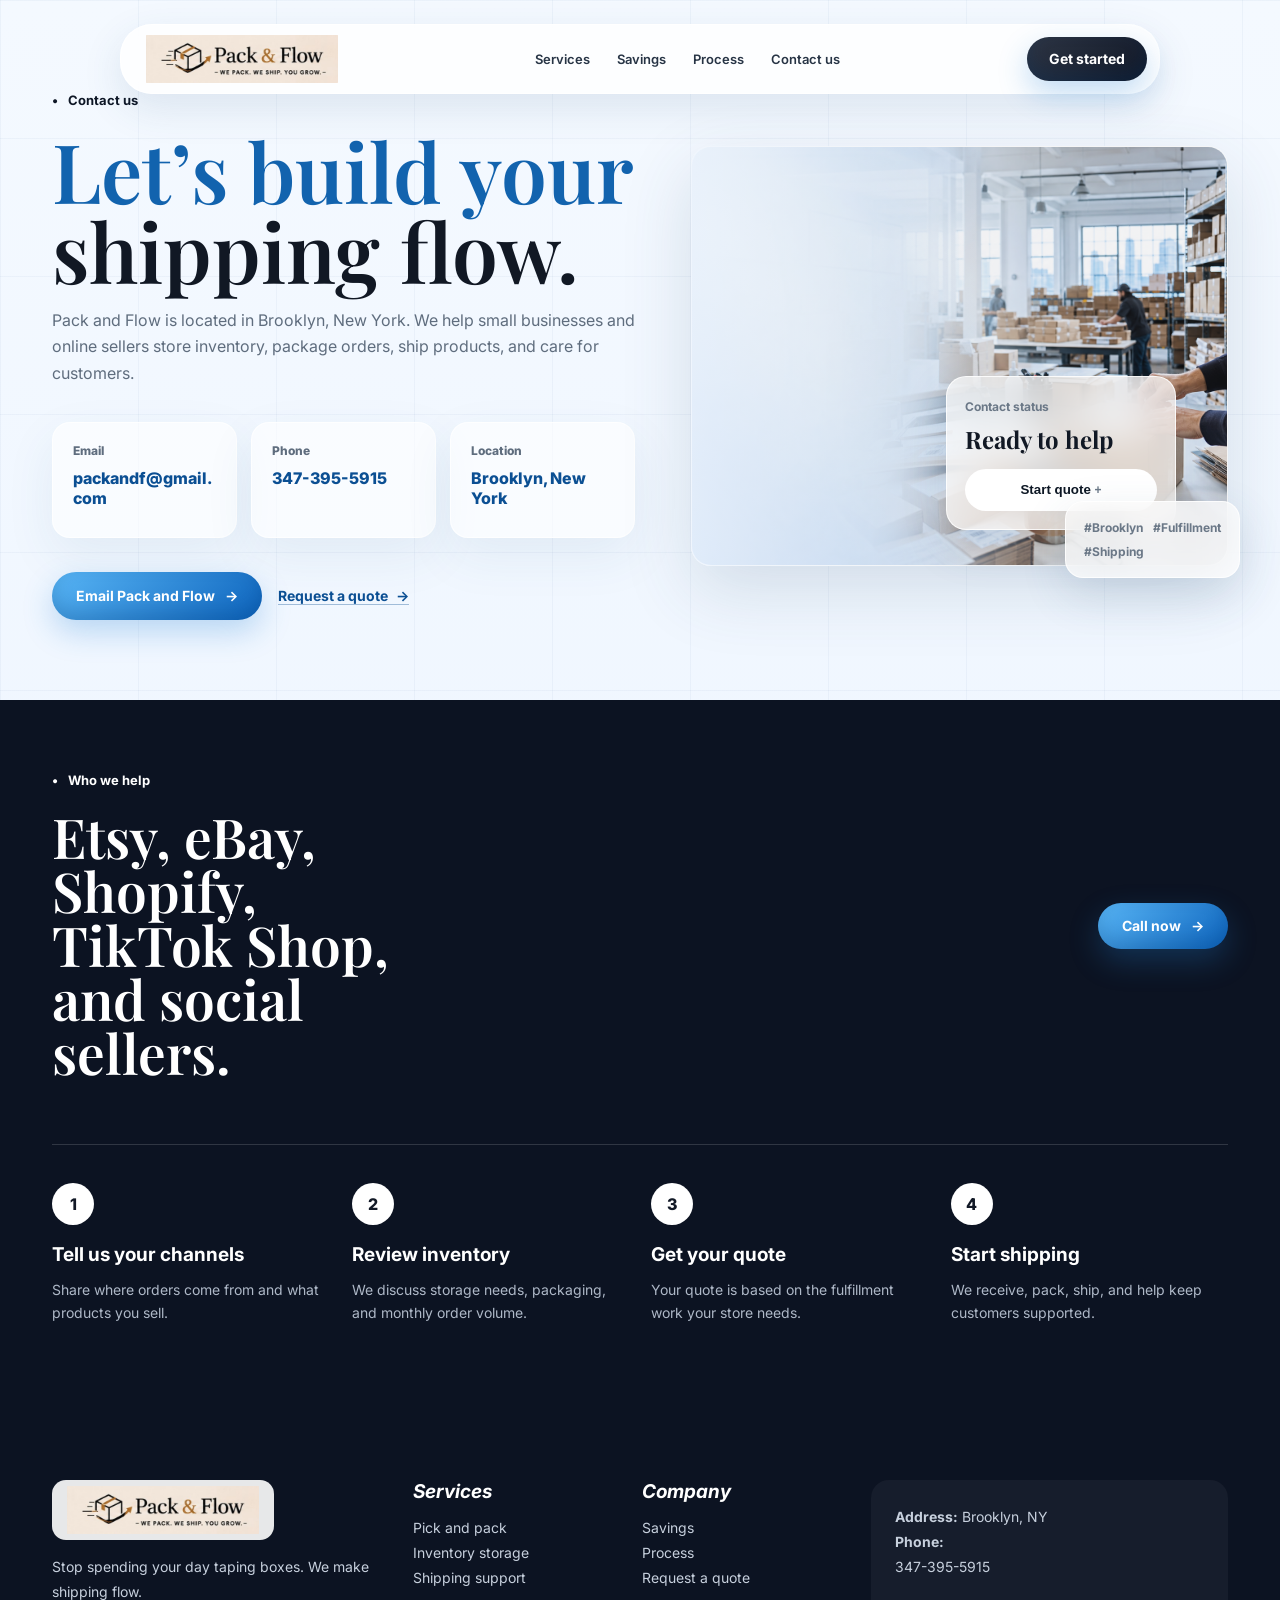
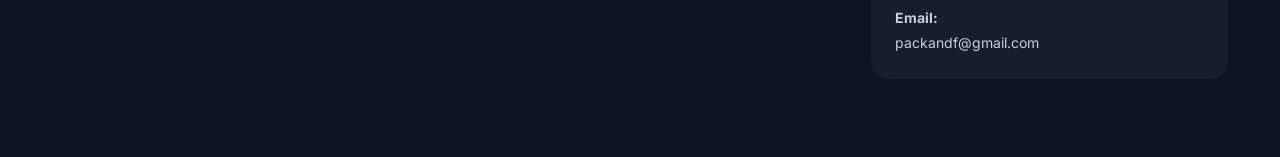
<file: contact.html>
<!DOCTYPE html>
<html lang="en">
<head>
  <meta charset="UTF-8">
  <meta name="viewport" content="width=device-width, initial-scale=1.0">
  <title>Contact Pack and Flow | Brooklyn Fulfillment</title>
  <meta name="description" content="Contact Pack and Flow in Brooklyn, New York for ecommerce fulfillment, packaging, shipping, storage, and online seller support.">
  <link rel="preconnect" href="https://fonts.googleapis.com">
  <link rel="preconnect" href="https://fonts.gstatic.com" crossorigin>
  <link href="https://fonts.googleapis.com/css2?family=Inter:wght@400;500;600;700;800&family=Playfair+Display:wght@500;600;700&display=swap" rel="stylesheet">
  <link rel="stylesheet" href="styles.css">
</head>
<body>
  <div class="page-shell contact-page">
    <header class="site-header">
      <a class="brand" href="index.html" aria-label="Pack and Flow homepage">
        <img class="brand-logo" src="pack-and-flow-logo.png" alt="Pack and Flow">
      </a>
      <nav class="main-nav" aria-label="Primary navigation">
        <a href="index.html#services">Services</a>
        <a href="index.html#savings">Savings</a>
        <a href="index.html#process">Process</a>
        <a href="contact.html">Contact us</a>
      </nav>
      <a class="nav-button" href="index.html#quote">Get started</a>
    </header>

    <main>
      <section class="section contact-hero">
        <div>
          <p class="eyebrow">Contact us</p>
          <h1>Let’s build your shipping flow.</h1>
          <p class="lead">Pack and Flow is located in Brooklyn, New York. We help small businesses and online sellers store inventory, package orders, ship products, and care for customers.</p>
          <div class="contact-cards">
            <article>
              <span>Email</span>
              <a href="mailto:packandf@gmail.com">packandf@gmail.com</a>
            </article>
            <article>
              <span>Phone</span>
              <a href="tel:3473955915">347-395-5915</a>
            </article>
            <article>
              <span>Location</span>
              <strong>Brooklyn, New York</strong>
            </article>
          </div>
          <div class="hero-actions">
            <a class="primary-button" href="mailto:packandf@gmail.com">Email Pack and Flow <span aria-hidden="true">→</span></a>
            <a class="text-link" href="index.html#quote">Request a quote <span aria-hidden="true">→</span></a>
          </div>
        </div>
        <div class="hero-visual">
          <img src="warehouse-fulfillment-hero.png" alt="Warehouse packaging and shipping area for ecommerce fulfillment">
          <div class="glass-card order-card">
            <span>Contact status</span>
            <strong>Ready to help</strong>
            <button type="button">Start quote <span>+</span></button>
          </div>
          <div class="glass-card tag-card">
            <span>#Brooklyn</span>
            <span>#Fulfillment</span>
            <span>#Shipping</span>
          </div>
        </div>
      </section>

      <section class="dark-band contact-band">
        <div class="dark-heading">
          <div>
            <p class="eyebrow light">Who we help</p>
            <h2>Etsy, eBay, Shopify, TikTok Shop, and social sellers.</h2>
          </div>
          <a class="primary-button small" href="tel:3473955915">Call now <span>→</span></a>
        </div>
        <div class="steps">
          <article>
            <span>1</span>
            <h3>Tell us your channels</h3>
            <p>Share where orders come from and what products you sell.</p>
          </article>
          <article>
            <span>2</span>
            <h3>Review inventory</h3>
            <p>We discuss storage needs, packaging, and monthly order volume.</p>
          </article>
          <article>
            <span>3</span>
            <h3>Get your quote</h3>
            <p>Your quote is based on the fulfillment work your store needs.</p>
          </article>
          <article>
            <span>4</span>
            <h3>Start shipping</h3>
            <p>We receive, pack, ship, and help keep customers supported.</p>
          </article>
        </div>
      </section>
    </main>

    <footer class="footer">
      <div>
        <a class="brand footer-brand" href="index.html">
          <img class="brand-logo" src="pack-and-flow-logo.png" alt="Pack and Flow">
        </a>
        <p>Stop spending your day taping boxes. We make shipping flow.</p>
      </div>
      <div>
        <h3>Services</h3>
        <a href="index.html#services">Pick and pack</a>
        <a href="index.html#services">Inventory storage</a>
        <a href="index.html#services">Shipping support</a>
      </div>
      <div>
        <h3>Company</h3>
        <a href="index.html#savings">Savings</a>
        <a href="index.html#process">Process</a>
        <a href="index.html#quote">Request a quote</a>
      </div>
      <address>
        <strong>Address:</strong> Brooklyn, NY<br>
        <strong>Phone:</strong> <a href="tel:3473955915">347-395-5915</a><br>
        <strong>Email:</strong> <a href="mailto:packandf@gmail.com">packandf@gmail.com</a>
      </address>
    </footer>
  </div>
</body>
</html>
</file>
<file: styles.css>
:root {
  --ink: #111824;
  --muted: #5f6d7e;
  --blue: #1b77d4;
  --blue-2: #58b5f5;
  --paper: #edf5ff;
  --line: rgba(51, 89, 127, 0.12);
  --glass: rgba(255, 255, 255, 0.72);
  --dark: #0c1322;
  --shadow: 0 24px 70px rgba(34, 73, 111, 0.16);
}

* {
  box-sizing: border-box;
}

html {
  scroll-behavior: smooth;
}

body {
  margin: 0;
  color: var(--ink);
  font-family: Inter, system-ui, sans-serif;
  background: #cbd9ea;
}

body::before {
  position: fixed;
  inset: 0;
  z-index: -1;
  content: "";
  background:
    radial-gradient(circle at 18% 8%, rgba(255, 255, 255, 0.86), transparent 24rem),
    radial-gradient(circle at 78% 22%, rgba(103, 183, 245, 0.2), transparent 28rem),
    #cbd9ea;
}

a {
  color: inherit;
  text-decoration: none;
}

img {
  display: block;
  max-width: 100%;
}

.page-shell {
  width: 100%;
  margin: 0;
  overflow: hidden;
  border-radius: 0;
  background:
    linear-gradient(rgba(25, 88, 142, 0.045) 1px, transparent 1px),
    linear-gradient(90deg, rgba(25, 88, 142, 0.045) 1px, transparent 1px),
    linear-gradient(180deg, #f4f9ff 0%, #edf5ff 74%, #eaf3ff 100%);
  background-size: 138px 138px, 138px 138px, auto;
  box-shadow: 0 28px 90px rgba(27, 54, 88, 0.2);
}

.site-header {
  position: fixed;
  top: 24px;
  left: 50%;
  transform: translateX(-50%);
  z-index: 10;
  display: flex;
  align-items: center;
  justify-content: space-between;
  width: min(100% - 48px, 1040px);
  min-height: 66px;
  margin: 0;
  padding: 10px 12px 10px 16px;
  border: 1px solid rgba(255, 255, 255, 0.76);
  border-radius: 32px;
  background: rgba(255, 255, 255, 0.82);
  box-shadow: 0 14px 40px rgba(43, 83, 124, 0.12);
  backdrop-filter: blur(22px);
}

.brand,
.main-nav,
.hero-actions,
.social-proof,
.dark-heading,
.footer {
  display: flex;
  align-items: center;
}

.brand {
  flex: 0 0 auto;
  line-height: 0;
}

.brand-logo {
  width: 210px;
  height: 48px;
  object-fit: contain;
  border-radius: 10px;
}

.main-nav {
  gap: 27px;
  font-size: 13px;
  font-weight: 600;
  color: #273445;
}

.nav-button,
.primary-button {
  display: inline-flex;
  align-items: center;
  justify-content: center;
  gap: 10px;
  min-height: 48px;
  padding: 0 24px;
  border: 0;
  border-radius: 999px;
  color: white;
  font: 700 14px/1 Inter, sans-serif;
  cursor: pointer;
  background: linear-gradient(135deg, var(--blue-2), #0d64bd);
  box-shadow: inset 0 -8px 18px rgba(1, 54, 108, 0.22), 0 12px 30px rgba(35, 128, 212, 0.28);
}

.nav-button {
  min-height: 44px;
  padding-inline: 22px;
  background: linear-gradient(135deg, #2d3544, #111827);
}

.section {
  padding: 80px 52px;
}

.hero {
  display: grid;
  grid-template-columns: 1.02fr 0.98fr;
  gap: 42px;
  align-items: center;
  min-height: 520px;
  padding-top: 84px;
}

.eyebrow,
.label-line {
  margin: 0 0 22px;
  font-size: 13px;
  font-weight: 700;
  color: #0e1726;
}

.eyebrow::before,
.label-line::before {
  content: "•";
  margin-right: 10px;
}

h1,
h2 {
  margin: 0;
  font-family: "Playfair Display", Georgia, serif;
  font-weight: 600;
  line-height: 0.98;
  letter-spacing: 0;
}

h1 {
  max-width: 610px;
  font-size: clamp(48px, 7vw, 82px);
}

h2 {
  font-size: clamp(36px, 4.3vw, 58px);
}

h1::first-line,
.intro h2::first-line,
.savings h2::first-line,
.cta h2::first-line {
  color: #1263ae;
}

.lead,
.intro > p,
.savings p,
.quote-copy p,
.cta p {
  max-width: 650px;
  color: var(--muted);
  font-size: 16px;
  line-height: 1.65;
}

.hero-actions {
  flex-wrap: wrap;
  gap: 16px;
  margin-top: 34px;
}

.text-link {
  display: inline-flex;
  align-items: center;
  gap: 8px;
  color: #0b4f93;
  font-size: 14px;
  font-weight: 700;
  border-bottom: 1px solid rgba(11, 79, 147, 0.35);
}

.social-proof {
  gap: 12px;
  margin-top: 18px;
  color: #273445;
  font-size: 14px;
  font-weight: 600;
}

.avatar-stack {
  display: flex;
}

.avatar-stack span {
  width: 24px;
  height: 24px;
  margin-right: -7px;
  border: 2px solid white;
  border-radius: 50%;
}

.avatar-stack span:nth-child(1) { background: #d7a16b; }
.avatar-stack span:nth-child(2) { background: #3f8fd6; }
.avatar-stack span:nth-child(3) { background: #142133; }
.avatar-stack span:nth-child(4) { background: #ef7a72; }

.hero-visual,
.cta-visual {
  position: relative;
  min-height: 390px;
}

.hero-visual img,
.cta-visual img {
  width: 100%;
  height: 420px;
  object-fit: cover;
  border: 1px solid rgba(255, 255, 255, 0.86);
  border-radius: 20px;
  filter: saturate(0.86) contrast(0.92);
  box-shadow: var(--shadow);
}

.hero-visual::after {
  position: absolute;
  inset: 0;
  content: "";
  border-radius: 20px;
  background: linear-gradient(90deg, rgba(237, 245, 255, 0.76), transparent 54%);
  pointer-events: none;
}

.glass-card {
  border: 1px solid rgba(255, 255, 255, 0.8);
  background: var(--glass);
  box-shadow: 0 16px 45px rgba(54, 92, 129, 0.16);
  backdrop-filter: blur(18px);
}

.floating-card {
  position: absolute;
  z-index: 2;
  display: flex;
  align-items: center;
  gap: 8px;
  min-width: 190px;
  padding: 12px 18px;
  border-radius: 18px;
  color: #6a7685;
  font-size: 13px;
  font-weight: 700;
}

.check {
  display: grid;
  width: 17px;
  height: 17px;
  place-items: center;
  border: 1px solid #9eb0c2;
  border-radius: 50%;
  font-size: 11px;
}

.card-top { top: 42px; left: -12px; }
.card-mid { top: 94px; left: 18px; opacity: 0.78; }

.order-card {
  position: absolute;
  right: 52px;
  bottom: 36px;
  z-index: 3;
  width: 230px;
  padding: 18px;
  border-radius: 20px;
}

.order-card span,
.tag-card span,
.price-label {
  color: #6b7887;
  font-size: 12px;
  font-weight: 700;
}

.order-card strong {
  display: block;
  margin: 8px 0 14px;
  font-family: "Playfair Display", Georgia, serif;
  font-size: 24px;
}

.order-card button {
  width: 100%;
  min-height: 42px;
  border: 0;
  border-radius: 999px;
  color: #0d1724;
  font-weight: 800;
  background: white;
}

.tag-card {
  position: absolute;
  right: -12px;
  bottom: -12px;
  z-index: 4;
  display: grid;
  grid-template-columns: repeat(2, max-content);
  gap: 9px;
  padding: 18px;
  border-radius: 18px;
}

.logo-strip {
  position: relative;
  overflow: hidden;
  padding: 30px 0 62px;
  -webkit-mask-image: linear-gradient(90deg, transparent, #000 12%, #000 88%, transparent);
  mask-image: linear-gradient(90deg, transparent, #000 12%, #000 88%, transparent);
}

.logo-track {
  display: flex;
  width: max-content;
  gap: 18px;
  animation: logo-slide 28s linear infinite;
}

.logo-strip:hover .logo-track {
  animation-play-state: paused;
}

.logo-card {
  display: inline-flex;
  align-items: center;
  justify-content: center;
  min-width: 168px;
  height: 62px;
  border: 1px solid rgba(255, 255, 255, 0.72);
  border-radius: 18px;
  color: rgba(44, 58, 77, 0.58);
  font-size: 22px;
  font-weight: 900;
  background: rgba(255, 255, 255, 0.48);
  box-shadow: 0 14px 40px rgba(39, 83, 123, 0.06);
}

.logo-etsy {
  color: rgba(242, 93, 34, 0.72);
  font-family: Georgia, serif;
  font-weight: 700;
}

.logo-ebay {
  color: rgba(0, 100, 210, 0.72);
  letter-spacing: 0;
}

.logo-shopify {
  color: rgba(31, 134, 75, 0.72);
}

.logo-tiktok {
  color: rgba(13, 20, 34, 0.72);
}

.logo-amazon {
  color: rgba(31, 36, 45, 0.64);
  font-weight: 800;
}

.logo-web {
  color: rgba(18, 99, 174, 0.66);
}

@keyframes logo-slide {
  from {
    transform: translateX(0);
  }

  to {
    transform: translateX(calc(-50% - 9px));
  }
}

@media (prefers-reduced-motion: reduce) {
  .logo-track {
    animation: none;
  }
}

.intro {
  padding-top: 64px;
}

.intro h2 {
  max-width: 940px;
}

.metrics {
  display: grid;
  grid-template-columns: repeat(3, 1fr);
  gap: 14px;
  margin-top: 64px;
}

.metrics article,
.feature-grid article,
.comparison-card,
.quote-form {
  border: 1px solid rgba(255, 255, 255, 0.72);
  border-radius: 18px;
  background: rgba(255, 255, 255, 0.58);
  box-shadow: 0 18px 50px rgba(39, 83, 123, 0.08);
}

.metrics article {
  padding: 28px 24px;
  text-align: center;
}

.metrics strong {
  display: block;
  margin-bottom: 10px;
  font-family: "Playfair Display", Georgia, serif;
  font-size: 34px;
  font-weight: 600;
}

.metrics span {
  color: var(--muted);
  font-size: 14px;
  line-height: 1.55;
}

.center-heading {
  max-width: 560px;
  margin: 0 auto 56px;
  text-align: center;
}

.label-line {
  display: flex;
  align-items: center;
  justify-content: center;
  gap: 18px;
  color: #546273;
}

.label-line::after {
  width: 78px;
  height: 1px;
  content: "";
  background: rgba(36, 72, 110, 0.16);
}

.feature-grid {
  display: grid;
  grid-template-columns: repeat(3, 1fr);
  gap: 18px;
}

.feature-grid article {
  min-height: 218px;
  overflow: hidden;
  padding: 0 24px 26px;
}

.feature-image {
  width: calc(100% + 48px);
  height: 150px;
  margin: 0 -24px 22px;
  object-fit: cover;
  filter: saturate(0.92) contrast(0.95);
}

.icon {
  display: grid;
  width: 38px;
  height: 38px;
  place-items: center;
  margin-bottom: 28px;
  border-radius: 10px;
  font-weight: 900;
}

.red { color: #d83f42; background: #fee5e7; }
.blue { color: #176ec7; background: #e1efff; }
.green { color: #2d9b4b; background: #e7f8e8; }
.mint { color: #168f75; background: #e2f6f2; }
.coral { color: #e36d5e; background: #ffe9e5; }
.slate { color: #427196; background: #e8eef6; }

.feature-grid h3,
.steps h3,
.footer h3 {
  margin: 0 0 12px;
  font-size: 19px;
}

.feature-grid p,
.steps p {
  margin: 0 0 26px;
  color: var(--muted);
  font-size: 14px;
  line-height: 1.65;
}

.feature-grid a {
  color: #0d65ad;
  font-size: 14px;
  font-weight: 800;
}

.dark-band {
  padding: 72px 52px;
  color: white;
  background: var(--dark);
}

.light {
  color: white;
}

.dark-heading {
  justify-content: space-between;
  gap: 32px;
  margin-bottom: 64px;
}

.dark-heading h2 {
  max-width: 380px;
}

.small {
  min-height: 46px;
}

.steps {
  display: grid;
  grid-template-columns: repeat(4, 1fr);
  gap: 22px;
  border-top: 1px solid rgba(255, 255, 255, 0.15);
  padding-top: 38px;
}

.steps span {
  display: grid;
  width: 42px;
  height: 42px;
  place-items: center;
  margin-bottom: 18px;
  border-radius: 50%;
  color: #121926;
  font-weight: 800;
  background: white;
}

.steps p {
  color: #aeb8c7;
}

.savings,
.quote-section,
.cta {
  display: grid;
  grid-template-columns: 1fr 0.92fr;
  gap: 56px;
  align-items: center;
}

.benefit-list {
  display: grid;
  gap: 14px;
  margin: 28px 0 0;
  padding: 0;
  list-style: none;
}

.benefit-list li {
  padding: 17px 20px;
  border-radius: 16px;
  background: rgba(255, 255, 255, 0.62);
  box-shadow: 0 12px 35px rgba(47, 83, 121, 0.08);
}

.benefit-list li::before {
  content: "✓";
  margin-right: 12px;
  color: #1470c6;
  font-weight: 900;
}

.comparison-card {
  padding: 22px;
}

.toggle {
  display: flex;
  width: max-content;
  margin-left: auto;
  padding: 5px;
  border-radius: 999px;
  color: white;
  font-size: 13px;
  font-weight: 800;
  background: linear-gradient(135deg, #1d78d3, #69c5f5);
}

.toggle-option {
  padding: 9px 16px;
  border: 0;
  border-radius: 999px;
  color: white;
  font: 800 13px/1 Inter, sans-serif;
  background: transparent;
  cursor: pointer;
  transition: background 180ms ease, color 180ms ease, transform 180ms ease;
}

.toggle-option.active {
  background: rgba(255, 255, 255, 0.24);
}

.toggle-option:focus-visible {
  outline: 3px solid rgba(255, 255, 255, 0.88);
  outline-offset: 2px;
}

.toggle-option:active {
  transform: translateY(1px);
}

.comparison-card article {
  margin-top: 22px;
  padding: 26px;
  border: 1px solid rgba(28, 94, 151, 0.08);
  border-radius: 18px;
  background: rgba(255, 255, 255, 0.6);
}

.comparison-card strong {
  display: block;
  margin: 8px 0;
  color: #126cc0;
  font-family: "Playfair Display", Georgia, serif;
  font-size: 50px;
  font-weight: 600;
}

.comparison-card p {
  margin: 0;
  font-size: 14px;
}

.cost-card.active,
.highlight {
  box-shadow: inset 0 0 0 2px rgba(43, 143, 222, 0.2);
}

.quote-form {
  display: grid;
  grid-template-columns: repeat(2, 1fr);
  gap: 16px;
  padding: 24px;
}

.page-shell.contact-page {
  min-height: 100vh;
}

.contact-hero {
  display: grid;
  grid-template-columns: 1fr 0.92fr;
  gap: 56px;
  align-items: center;
  padding-top: 92px;
}

.contact-cards {
  display: grid;
  grid-template-columns: repeat(3, 1fr);
  gap: 14px;
  margin-top: 36px;
}

.contact-cards article {
  min-height: 116px;
  padding: 20px;
  border: 1px solid rgba(255, 255, 255, 0.72);
  border-radius: 18px;
  background: rgba(255, 255, 255, 0.58);
  box-shadow: 0 18px 50px rgba(39, 83, 123, 0.08);
}

.contact-cards span {
  display: block;
  margin-bottom: 10px;
  color: var(--muted);
  font-size: 12px;
  font-weight: 800;
}

.contact-cards a,
.contact-cards strong {
  color: #0b4f93;
  font-size: 16px;
  font-weight: 800;
  word-break: break-word;
}

.quote-form label {
  display: grid;
  gap: 9px;
  color: #273445;
  font-size: 13px;
  font-weight: 800;
}

.wide,
.form-submit,
.form-note {
  grid-column: 1 / -1;
}

input,
select,
textarea {
  width: 100%;
  border: 1px solid rgba(40, 86, 130, 0.14);
  border-radius: 14px;
  padding: 14px 15px;
  color: var(--ink);
  font: 500 15px/1.4 Inter, sans-serif;
  background: rgba(255, 255, 255, 0.82);
  outline: none;
}

textarea {
  resize: vertical;
}

input:focus,
select:focus,
textarea:focus {
  border-color: rgba(26, 116, 204, 0.72);
  box-shadow: 0 0 0 4px rgba(26, 116, 204, 0.12);
}

.form-submit {
  width: 100%;
}

.form-note {
  min-height: 20px;
  margin: 0;
  color: #1263ae;
  font-size: 13px;
  font-weight: 800;
}

.cta {
  padding-bottom: 92px;
}

.cta-visual img {
  height: 340px;
}

.mini-chart {
  position: absolute;
  right: 8px;
  top: 26px;
  display: flex;
  align-items: center;
  gap: 20px;
  padding: 16px 18px;
  border-radius: 18px;
}

.mini-chart strong {
  display: grid;
  width: 70px;
  height: 70px;
  place-items: center;
  border: 8px solid #1680db;
  border-radius: 50%;
  font-size: 18px;
}

.mini-chart span {
  max-width: 135px;
  color: #596879;
  font-size: 13px;
  font-weight: 800;
}

.footer {
  display: grid;
  grid-template-columns: 1.2fr 0.7fr 0.7fr 1.35fr;
  gap: 44px;
  padding: 58px 52px 78px;
  align-items: start;
  color: white;
  background: var(--dark);
}

.footer p,
.footer a,
.footer address {
  color: #c7d0dd;
  font-size: 14px;
  line-height: 1.8;
}

.footer a {
  display: block;
}

.footer-brand {
  width: max-content;
  padding: 6px;
  border-radius: 14px;
  background: rgba(255, 255, 255, 0.9);
}

.footer h3 {
  font-style: italic;
}

.footer address {
  padding: 24px;
  border-radius: 18px;
  background: rgba(255, 255, 255, 0.045);
  font-style: normal;
}

@media (max-width: 900px) {
  .page-shell {
    width: 100%;
    margin: 0;
    border-radius: 0;
  }

  .site-header {
    width: calc(100% - 24px);
    top: 12px;
  }

  .main-nav {
    display: none;
  }

  .hero,
  .savings,
  .quote-section,
  .cta,
  .contact-hero,
  .footer {
    grid-template-columns: 1fr;
  }

  .section,
  .dark-band {
    padding-inline: 24px;
  }

  .metrics,
  .feature-grid,
  .contact-cards,
  .steps {
    grid-template-columns: 1fr 1fr;
  }

  .hero-visual {
    min-height: 320px;
  }
}

@media (max-width: 620px) {
  .site-header {
    border-radius: 22px;
  }

  .brand-logo {
    width: 156px;
    height: 40px;
  }

  .nav-button {
    padding-inline: 15px;
  }

  .logo-card {
    min-width: 142px;
    height: 54px;
    font-size: 18px;
  }

  .section {
    padding-block: 62px;
  }

  .hero {
    padding-top: 52px;
  }

  .hero-visual img,
  .cta-visual img {
    height: 300px;
  }

  .floating-card,
  .tag-card {
    display: none;
  }

  .order-card {
    right: 12px;
    bottom: 14px;
    width: 200px;
  }

  .metrics,
  .feature-grid,
  .steps,
  .contact-cards,
  .quote-form {
    grid-template-columns: 1fr;
  }

  .dark-heading {
    display: block;
  }

  .dark-heading .primary-button {
    margin-top: 24px;
  }
}
</file>
